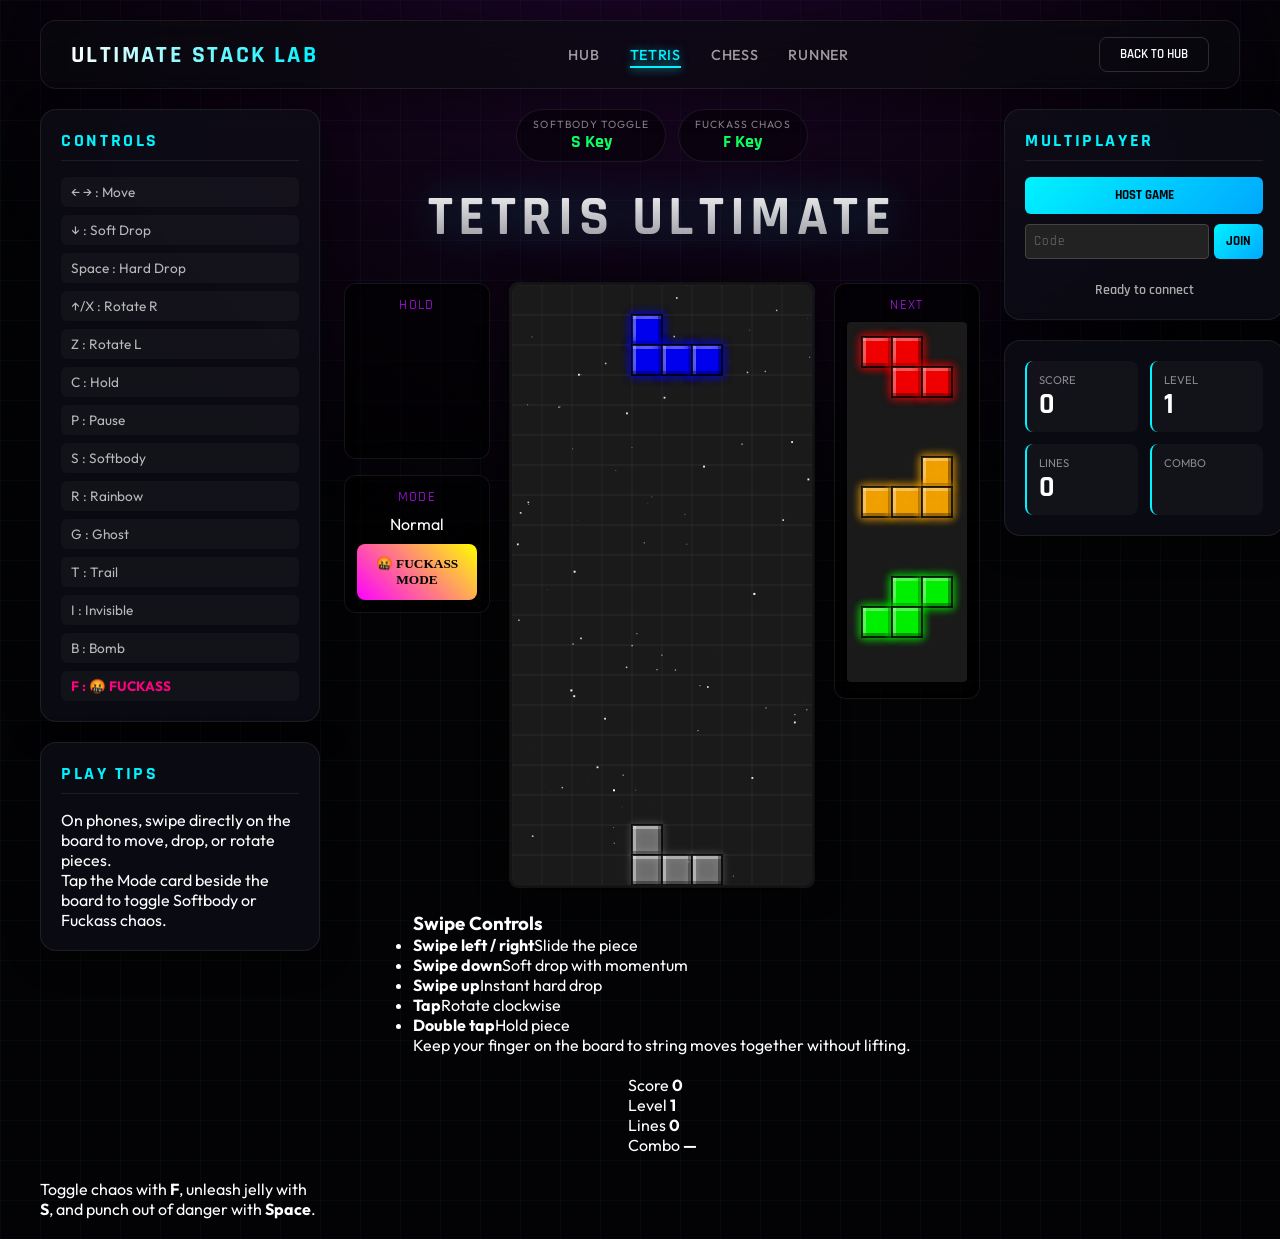
<file: index.html>
<!DOCTYPE html>
<html lang="en">
<head>
    <meta charset="UTF-8">
    <meta name="viewport" content="width=device-width, initial-scale=1.0">
    <title>Tetris Ultimate</title>
    <link rel="prefetch" href="chess.html">
    <link rel="prefetch" href="hub.html">
    <link rel="stylesheet" href="styles.css">
    <link rel="preconnect" href="https://fonts.googleapis.com">
    <link rel="preconnect" href="https://fonts.gstatic.com" crossorigin>
    <link href="https://fonts.googleapis.com/css2?family=Outfit:wght@300;400;500;700&family=Rajdhani:wght@500;600;700&display=swap" rel="stylesheet">
    <script src="simple-peer.js"></script>
</head>
<body class="page-tetris">
    <div class="app-shell">
        <header class="app-header">
            <div class="brand-title">Ultimate Stack Lab</div>
            <nav class="nav-links">
                <a href="hub.html">Hub</a>
                <a href="index.html" class="active">Tetris</a>
                <a href="chess.html">Chess</a>
                <a href="runner.html">Runner</a>
            </nav>
            <button class="cta-link" onclick="location.href='hub.html'">Back to Hub</button>
        </header>

        <div class="game-container game-layout">
        <div class="side-panel left-panel">
            <div class="panel-section hide-on-mobile">
                <h3>CONTROLS</h3>
                <div class="controls-info controls-grid">
                    <p>← → : Move</p>
                    <p>↓ : Soft Drop</p>
                    <p>Space : Hard Drop</p>
                    <p>↑/X : Rotate R</p>
                    <p>Z : Rotate L</p>
                    <p>C : Hold</p>
                    <p>P : Pause</p>
                    <p>S : Softbody</p>
                    <p>R : Rainbow</p>
                    <p>G : Ghost</p>
                    <p>T : Trail</p>
                    <p>I : Invisible</p>
                    <p>B : Bomb</p>
                    <p style="color: #ff0080; font-weight: bold;">F : 🤬 FUCKASS</p>
                </div>
            </div>
            <div class="panel-section hide-on-mobile">
                <h3>PLAY TIPS</h3>
                <p>On phones, swipe directly on the board to move, drop, or rotate pieces.</p>
                <p>Tap the Mode card beside the board to toggle Softbody or Fuckass chaos.</p>
            </div>
        </div>

        <div class="main-game">
            <div class="status-badges">
                <div class="pill">
                    <span>Softbody Toggle</span>
                    <strong>S Key</strong>
                </div>
                <div class="pill">
                    <span>Fuckass Chaos</span>
                    <strong>F Key</strong>
                </div>
            </div>
            <h1 class="game-title">TETRIS ULTIMATE</h1>
            <div class="tetris-stage">
                <div class="tetris-column left-stack">
                    <div class="mini-panel">
                        <span>Hold</span>
                        <canvas id="holdCanvas" width="120" height="120"></canvas>
                    </div>
                    <div class="mini-panel mode-card compact-mode">
                        <span>Mode</span>
                        <div class="mode-indicator" id="modeIndicator">
                            <p>Normal</p>
                        </div>
                        <button id="fuckassButton" class="fuckass-btn">
                            🤬 FUCKASS MODE
                        </button>
                    </div>
                </div>
                <div class="tetris-board">
                    <canvas id="gameCanvas" width="300" height="600"></canvas>
                    <div class="game-over-overlay" id="gameOverOverlay">
                        <h2>GAME OVER</h2>
                        <p>Final Score: <span id="finalScore">0</span></p>
                        <p id="highScoreDisplay"></p>
                        <button id="restartButton">Play Again</button>
                    </div>
                </div>
                <div class="tetris-column right-stack">
                    <div class="mini-panel tall-panel">
                        <span>Next</span>
                        <canvas id="nextCanvas" width="120" height="360"></canvas>
                    </div>
                </div>
            </div>
            <div class="touch-controls" id="tetrisTouchControls" aria-label="Tetris touch controls">
                <div class="gesture-card">
                    <h3>Swipe Controls</h3>
                    <ul class="gesture-list">
                        <li><strong>Swipe left / right</strong><span>Slide the piece</span></li>
                        <li><strong>Swipe down</strong><span>Soft drop with momentum</span></li>
                        <li><strong>Swipe up</strong><span>Instant hard drop</span></li>
                        <li><strong>Tap</strong><span>Rotate clockwise</span></li>
                        <li><strong>Double tap</strong><span>Hold piece</span></li>
                    </ul>
                    <p class="touch-hint">Keep your finger on the board to string moves together without lifting.</p>
                </div>
            </div>
            <div class="mobile-stats-grid" aria-label="Quick stats">
                <div class="mobile-stat">
                    <span>Score</span>
                    <strong id="scoreMobile">0</strong>
                </div>
                <div class="mobile-stat">
                    <span>Level</span>
                    <strong id="levelMobile">1</strong>
                </div>
                <div class="mobile-stat">
                    <span>Lines</span>
                    <strong id="linesMobile">0</strong>
                </div>
                <div class="mobile-stat">
                    <span>Combo</span>
                    <strong id="comboMobile">—</strong>
                </div>
            </div>
        </div>

        <div class="side-panel right-panel">
            <div class="panel-section" id="multiplayerSection">
                <h3>MULTIPLAYER</h3>
                
                <div id="lobbyUI">
                    <div class="lobby-controls">
                        <button id="hostBtn" class="menu-btn" style="width: 100%; margin-bottom: 10px;">Host Game</button>
                        <div class="join-form" style="display: flex; gap: 5px;">
                            <input type="text" id="joinInput" placeholder="Code" style="flex: 1; padding: 8px; border-radius: 4px; border: 1px solid #444; background: #222; color: #fff;">
                            <button id="joinBtn" class="menu-btn" style="padding: 8px 12px;">Join</button>
                        </div>
                    </div>
                    <div id="hostCodeDisplay" style="display: none; flex-direction: column; gap: 10px; margin-top: 10px;">
                        <p style="font-size: 0.9em; color: #aaa;">Share this code:</p>
                        <code id="myPeerId" style="background: rgba(0,0,0,0.3); padding: 8px; border-radius: 4px; font-family: monospace; color: #4ade80; text-align: center; font-size: 1.2em;">...</code>
                    </div>
                    <p id="lobbyStatus" style="margin-top: 10px; font-size: 0.9em; color: #aaa; text-align: center;">Ready to connect</p>
                </div>

                <div id="opponentView" style="display: none; position: relative;">
                    <div class="connection-status" id="connectionStatus" title="Connected"></div>
                    <div class="opponent-stats" style="margin-bottom: 10px; display: flex; justify-content: space-between; align-items: center;">
                        <span>Opponent</span>
                        <span>Score: <strong id="oppScore" style="color: #4ade80;">0</strong></span>
                    </div>
                    <canvas id="opponentCanvas" width="150" height="300" style="background: #000; border: 1px solid #333; width: 100%; border-radius: 4px;"></canvas>
                    <div class="stats-comparison" style="margin-top: 10px; padding: 10px; background: rgba(0,0,0,0.2); border-radius: 6px; font-size: 0.85em;">
                        <div style="display: flex; justify-content: space-between; margin-bottom: 5px;">
                            <span>Lines:</span>
                            <span id="oppLines" style="color: #4ade80;">0</span>
                        </div>
                        <div style="display: flex; justify-content: space-between; margin-bottom: 5px;">
                            <span>Level:</span>
                            <span id="oppLevel" style="color: #4ade80;">1</span>
                        </div>
                        <div style="display: flex; justify-content: space-between;">
                            <span>Status:</span>
                            <span id="oppStatus" style="color: #4ade80;">Playing</span>
                        </div>
                    </div>
                    <div class="emoji-reactions" style="display: flex; gap: 5px; margin-top: 10px; justify-content: center;">
                        <button class="emoji-btn" onclick="networkManager?.sendEmoji('👍')" title="Good job! (Press 1)" style="font-size: 1.5em; padding: 5px 10px; border: none; background: rgba(255,255,255,0.1); border-radius: 4px; cursor: pointer;">👍</button>
                        <button class="emoji-btn" onclick="networkManager?.sendEmoji('🔥')" title="On fire! (Press 2)" style="font-size: 1.5em; padding: 5px 10px; border: none; background: rgba(255,255,255,0.1); border-radius: 4px; cursor: pointer;">🔥</button>
                        <button class="emoji-btn" onclick="networkManager?.sendEmoji('😱')" title="Oh no! (Press 3)" style="font-size: 1.5em; padding: 5px 10px; border: none; background: rgba(255,255,255,0.1); border-radius: 4px; cursor: pointer;">😱</button>
                        <button class="emoji-btn" onclick="networkManager?.sendEmoji('💪')" title="Strong! (Press 4)" style="font-size: 1.5em; padding: 5px 10px; border: none; background: rgba(255,255,255,0.1); border-radius: 4px; cursor: pointer;">💪</button>
                        <button class="emoji-btn" onclick="networkManager?.sendEmoji('😎')" title="Cool! (Press 5)" style="font-size: 1.5em; padding: 5px 10px; border: none; background: rgba(255,255,255,0.1); border-radius: 4px; cursor: pointer;">😎</button>
                    </div>
                    <p style="text-align: center; font-size: 0.75em; color: #888; margin-top: 8px;">Press 1-5 for quick reactions</p>
                </div>
            </div>

            <div class="panel-section compact-metrics">
                <div class="metric">
                    <span>Score</span>
                    <strong id="score">0</strong>
                </div>
                <div class="metric">
                    <span>Level</span>
                    <strong id="level">1</strong>
                </div>
                <div class="metric">
                    <span>Lines</span>
                    <strong id="lines">0</strong>
                </div>
                <div class="metric">
                    <span>Combo</span>
                    <strong id="combo"></strong>
                </div>
            </div>
        </div>

        <footer class="app-footer">
            Toggle chaos with <strong>F</strong>, unleash jelly with <strong>S</strong>, and punch out of danger with <strong>Space</strong>.
        </footer>
    </div>

    <script src="tetris-ultimate.js"></script>
    <script>
        window.addEventListener('keydown', function (e) {
            const keys = ['ArrowUp', 'ArrowDown', 'ArrowLeft', 'ArrowRight', ' '];
            if (keys.includes(e.key)) {
                e.preventDefault();
            }
        }, { passive: false });
    </script>
</body>
</html>
</file>
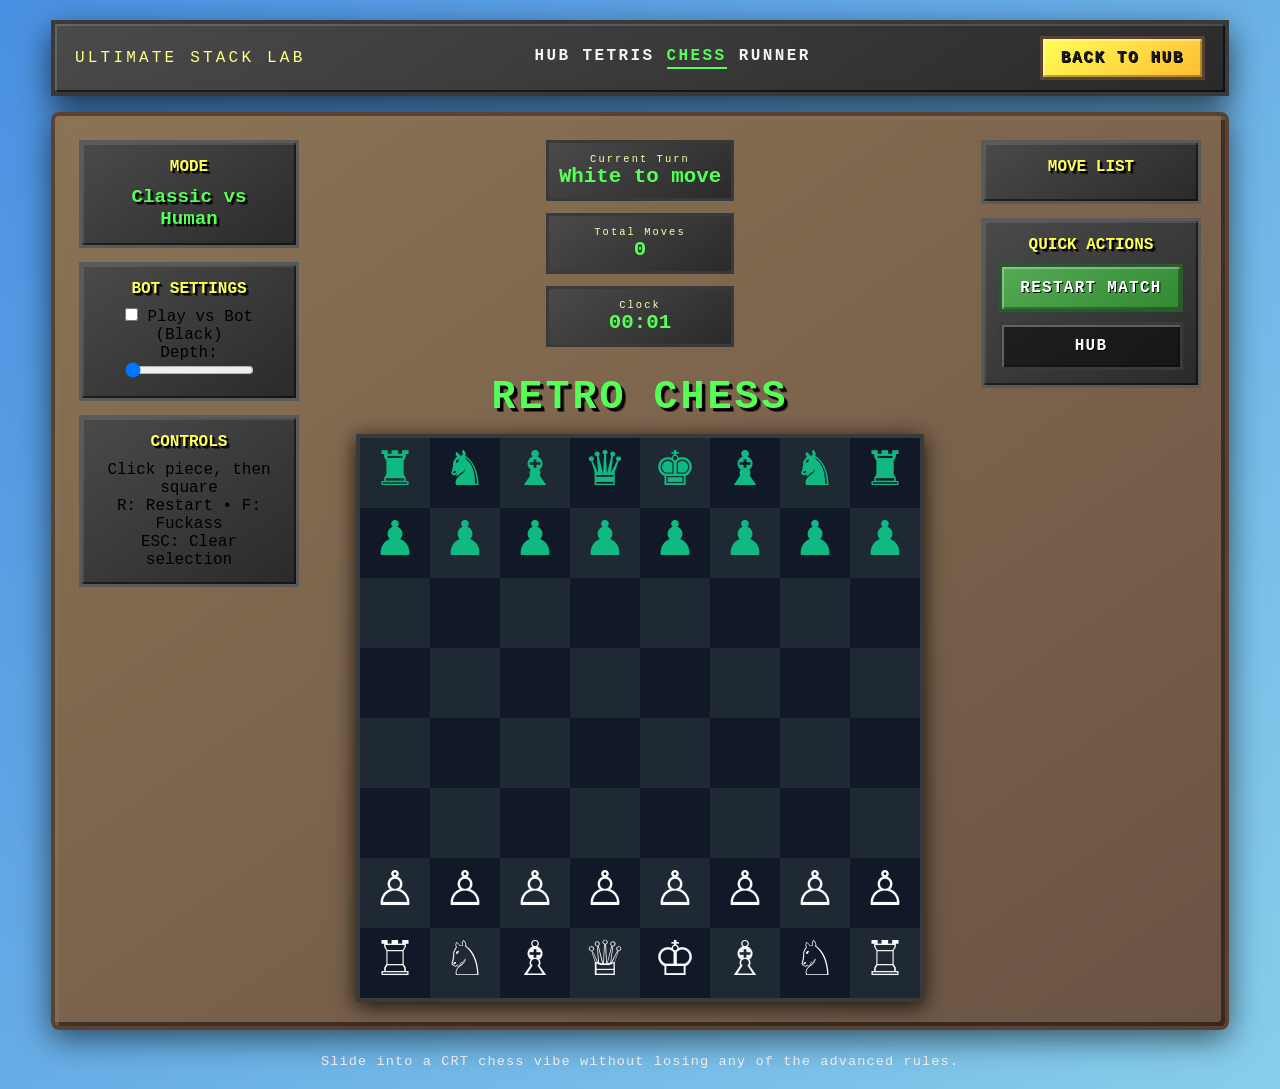
<file: chess-ultimate.html>
<!DOCTYPE html>
<html lang="en">
<head>
    <meta charset="UTF-8">
    <meta name="viewport" content="width=device-width, initial-scale=1.0">
    <title>Ultimate Retro Chess</title>
    <link rel="stylesheet" href="styles-ultimate.css">
</head>
<body>
    <div class="app-shell">
        <header class="app-header">
            <div class="brand-title">Ultimate Stack Lab</div>
            <nav class="nav-links">
                <a href="hub.html">Hub</a>
                <a href="index.html">Tetris</a>
                <a href="chess.html" class="active">Chess</a>
                <a href="runner.html">Runner</a>
            </nav>
            <button class="cta-link" onclick="location.href='hub.html'">Back to Hub</button>
        </header>

        <div class="game-container retro-layout">
            <div class="side-panel left-panel">
                <div class="panel-section">
                    <h3>MODE</h3>
                    <div class="mode-indicator" id="chessModeIndicator">
                        <p>Classic vs Human</p>
                    </div>
                </div>
                <div class="panel-section">
                    <h3>BOT SETTINGS</h3>
                    <div class="controls-info">
                        <p><label><input type="checkbox" id="enableChessBot"> Play vs Bot (Black)</label></p>
                        <p>Depth: <input type="range" id="chessBotDepth" min="1" max="3" value="1"></p>
                    </div>
                </div>
                <div class="panel-section">
                    <h3>CONTROLS</h3>
                    <div class="controls-info">
                        <p>Click piece, then square</p>
                        <p>R: Restart • F: Fuckass</p>
                        <p>ESC: Clear selection</p>
                    </div>
                </div>
            </div>

            <div class="main-game">
                <div class="status-badges">
                    <div class="pill">
                        <span>Current Turn</span>
                        <strong id="chessStatus">White to move</strong>
                    </div>
                    <div class="pill">
                        <span>Total Moves</span>
                        <strong id="chessMoveCount">0</strong>
                    </div>
                    <div class="pill">
                        <span>Clock</span>
                        <strong id="chessTimer">00:00</strong>
                    </div>
                </div>
                <h1 id="gameTitle">RETRO CHESS</h1>
                <canvas id="chessCanvas" width="560" height="560"></canvas>
                <div class="game-over-overlay" id="chessGameOver">
                    <h2>GAME OVER</h2>
                    <p id="chessResult"></p>
                    <button id="chessRestartButton">Play Again</button>
                    <button id="backToHubFromChess">Back to Hub</button>
                </div>
            </div>

            <div class="side-panel right-panel">
                <div class="panel-section">
                    <h3>MOVE LIST</h3>
                    <ol id="chessMoveList" class="move-list"></ol>
                </div>
                <div class="panel-section">
                    <h3>QUICK ACTIONS</h3>
                    <div class="action-buttons">
                        <button id="chessRestartButtonInline" class="primary-btn">Restart Match</button>
                        <button id="backToHubInline" class="secondary-btn">Hub</button>
                    </div>
                </div>
            </div>
        </div>

        <footer class="app-footer">Slide into a CRT chess vibe without losing any of the advanced rules.</footer>
    </div>

    <script src="chess.js"></script>
</body>
</html>
</file>
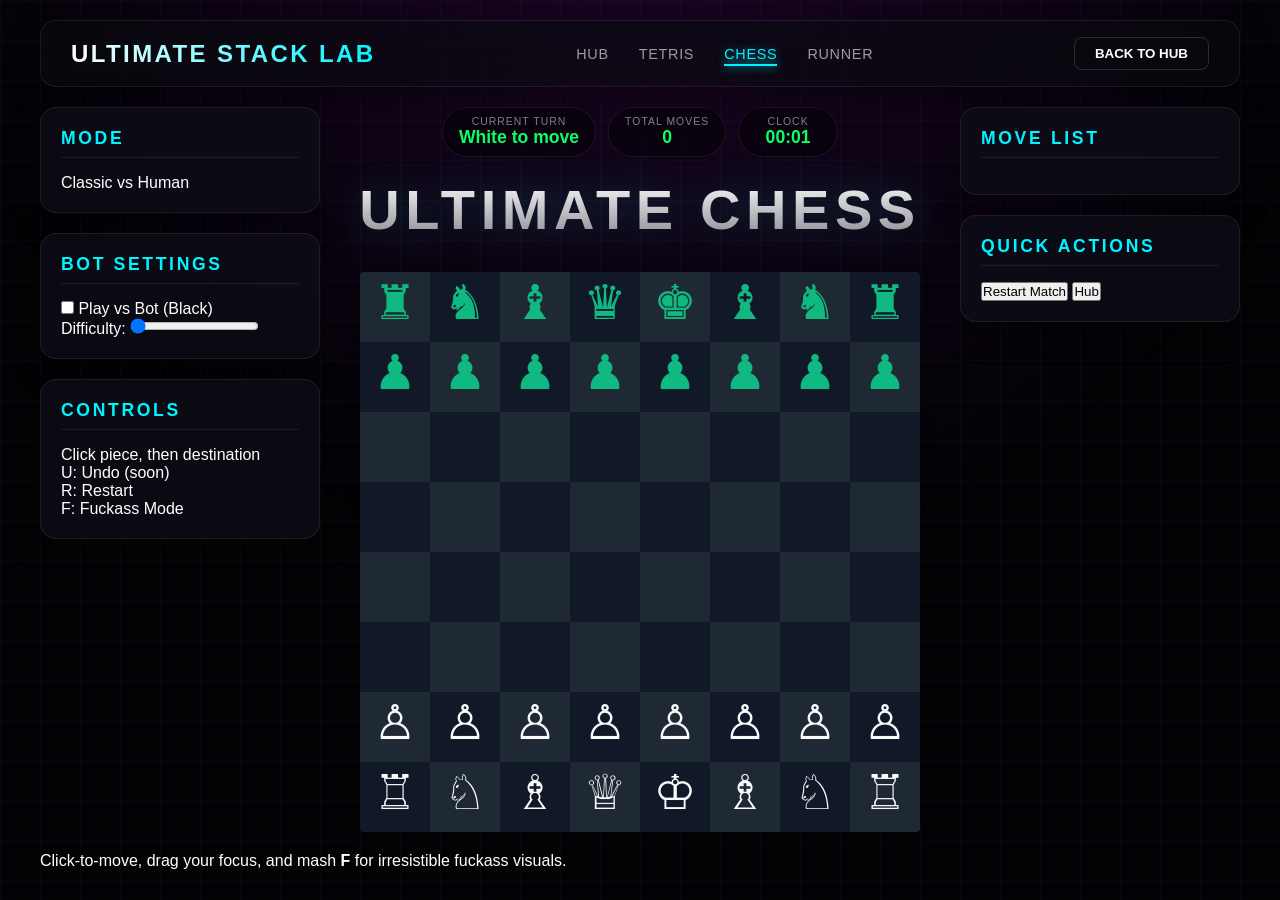
<file: chess.html>
<!DOCTYPE html>
<html lang="en">
<head>
    <meta charset="UTF-8">
    <meta name="viewport" content="width=device-width, initial-scale=1.0">
    <title>Ultimate Chess</title>
    <link rel="stylesheet" href="styles.css">
</head>
<body>
    <div class="app-shell">
        <header class="app-header">
            <div class="brand-title">Ultimate Stack Lab</div>
            <nav class="nav-links">
                <a href="hub.html">Hub</a>
                <a href="index.html">Tetris</a>
                <a href="chess.html" class="active">Chess</a>
                <a href="runner.html">Runner</a>
            </nav>
            <button class="cta-link" onclick="location.href='hub.html'">Back to Hub</button>
        </header>

        <div class="game-container game-layout">
        <div class="side-panel left-panel">
            <div class="panel-section">
                <h3>MODE</h3>
                <div class="mode-indicator" id="chessModeIndicator">
                    <p>Classic vs Human</p>
                </div>
            </div>
            <div class="panel-section">
                <h3>BOT SETTINGS</h3>
                <div class="controls-info">
                    <p><label><input type="checkbox" id="enableChessBot"> Play vs Bot (Black)</label></p>
                    <p>Difficulty: <input type="range" id="chessBotDepth" min="1" max="3" value="1"></p>
                </div>
            </div>
            <div class="panel-section">
                <h3>CONTROLS</h3>
                <div class="controls-info">
                    <p>Click piece, then destination</p>
                    <p>U: Undo (soon)</p>
                    <p>R: Restart</p>
                    <p>F: Fuckass Mode</p>
                </div>
            </div>
        </div>

        <div class="main-game">
                <div class="status-badges">
                    <div class="pill">
                        <span>Current Turn</span>
                        <strong id="chessStatus">White to move</strong>
                    </div>
                    <div class="pill">
                        <span>Total Moves</span>
                        <strong id="chessMoveCount">0</strong>
                    </div>
                    <div class="pill">
                        <span>Clock</span>
                        <strong id="chessTimer">00:00</strong>
                    </div>
                </div>
            <h1 class="game-title">ULTIMATE CHESS</h1>
            <canvas id="chessCanvas" width="560" height="560"></canvas>
            <div class="game-over-overlay" id="chessGameOver">
                <h2>GAME OVER</h2>
                <p id="chessResult"></p>
                <button id="chessRestartButton">Play Again</button>
                <button id="backToHubFromChess">Back to Hub</button>
            </div>
        </div>

        <div class="side-panel right-panel">
                <div class="panel-section">
                    <h3>MOVE LIST</h3>
                    <ol id="chessMoveList" class="move-list"></ol>
                </div>
                <div class="panel-section">
                    <h3>QUICK ACTIONS</h3>
                    <div class="action-buttons">
                        <button id="chessRestartButtonInline" class="primary-btn">Restart Match</button>
                        <button id="backToHubInline" class="secondary-btn">Hub</button>
                    </div>
                </div>
        </div>
        </div>

        <footer class="app-footer">
            Click-to-move, drag your focus, and mash <strong>F</strong> for irresistible fuckass visuals.
        </footer>
    </div>

    <script src="chess.js"></script>
</body>
</html>
</file>
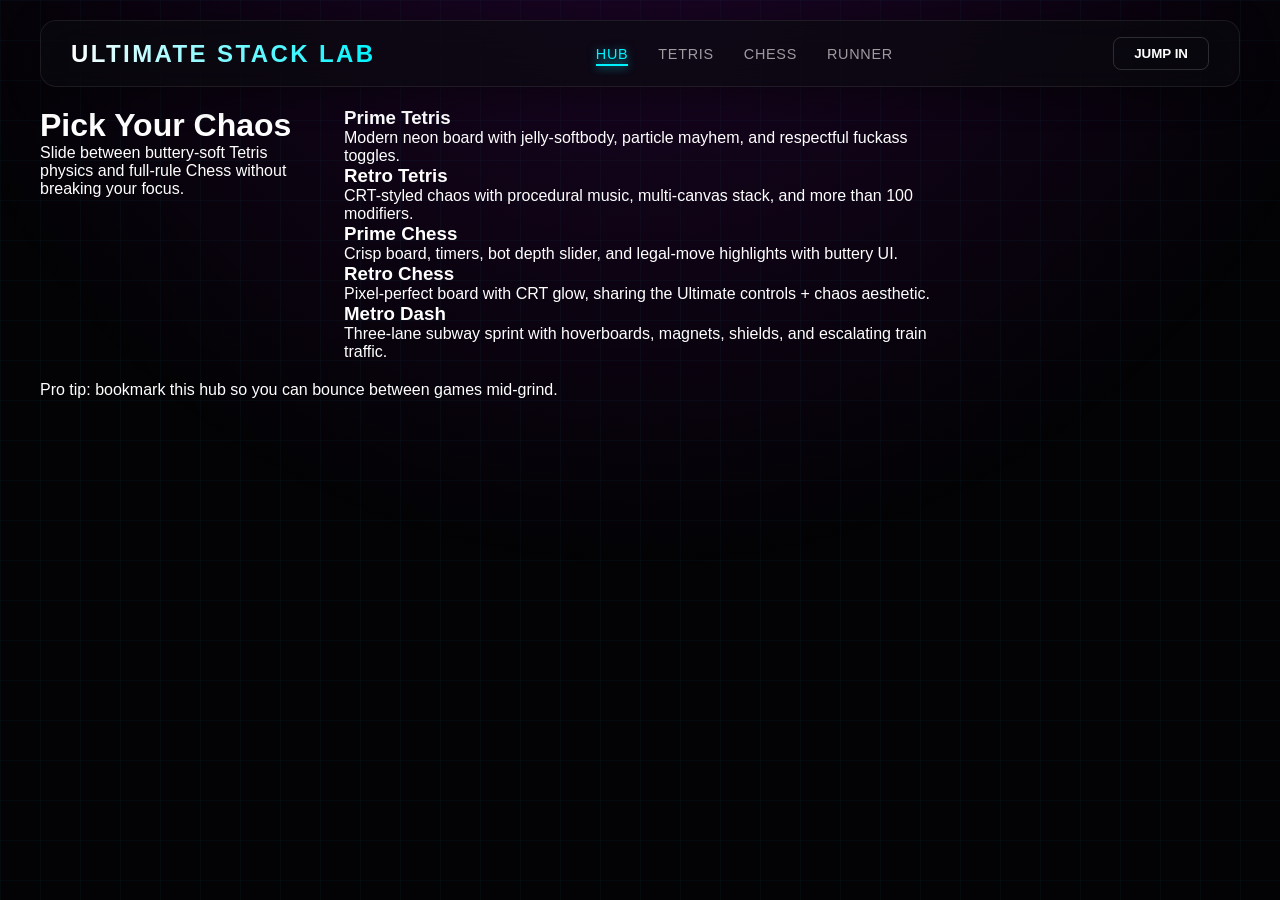
<file: hub.html>
<!DOCTYPE html>
<html lang="en">
<head>
    <meta charset="UTF-8">
    <meta name="viewport" content="width=device-width, initial-scale=1.0">
    <title>Game Hub</title>
    <link rel="stylesheet" href="styles.css">
</head>
<body>
    <div class="app-shell">
        <header class="app-header">
            <div class="brand-title">Ultimate Stack Lab</div>
            <nav class="nav-links">
                <a href="hub.html" class="active">Hub</a>
                <a href="index.html">Tetris</a>
                <a href="chess.html">Chess</a>
                <a href="runner.html">Runner</a>
            </nav>
            <button class="cta-link" onclick="location.href='index.html'">Jump In</button>
        </header>

        <div class="game-container hub-layout">
            <div class="hub-hero">
                <h1>Pick Your Chaos</h1>
                <p>Slide between buttery-soft Tetris physics and full-rule Chess without breaking your focus.</p>
            </div>
            <div class="hub-grid">
                <div class="hub-card" onclick="location.href='index.html'">
                    <h3>Prime Tetris</h3>
                    <p>Modern neon board with jelly-softbody, particle mayhem, and respectful fuckass toggles.</p>
                </div>
                <div class="hub-card" onclick="location.href='index-ultimate.html'">
                    <h3>Retro Tetris</h3>
                    <p>CRT-styled chaos with procedural music, multi-canvas stack, and more than 100 modifiers.</p>
                </div>
                <div class="hub-card" onclick="location.href='chess.html'">
                    <h3>Prime Chess</h3>
                    <p>Crisp board, timers, bot depth slider, and legal-move highlights with buttery UI.</p>
                </div>
                <div class="hub-card" onclick="location.href='chess-ultimate.html'">
                    <h3>Retro Chess</h3>
                    <p>Pixel-perfect board with CRT glow, sharing the Ultimate controls + chaos aesthetic.</p>
                </div>
                <div class="hub-card" onclick="location.href='runner.html'">
                    <h3>Metro Dash</h3>
                    <p>Three-lane subway sprint with hoverboards, magnets, shields, and escalating train traffic.</p>
                </div>
            </div>
        </div>

        <footer class="app-footer">Pro tip: bookmark this hub so you can bounce between games mid-grind.</footer>
    </div>
</body>
</html>
</file>
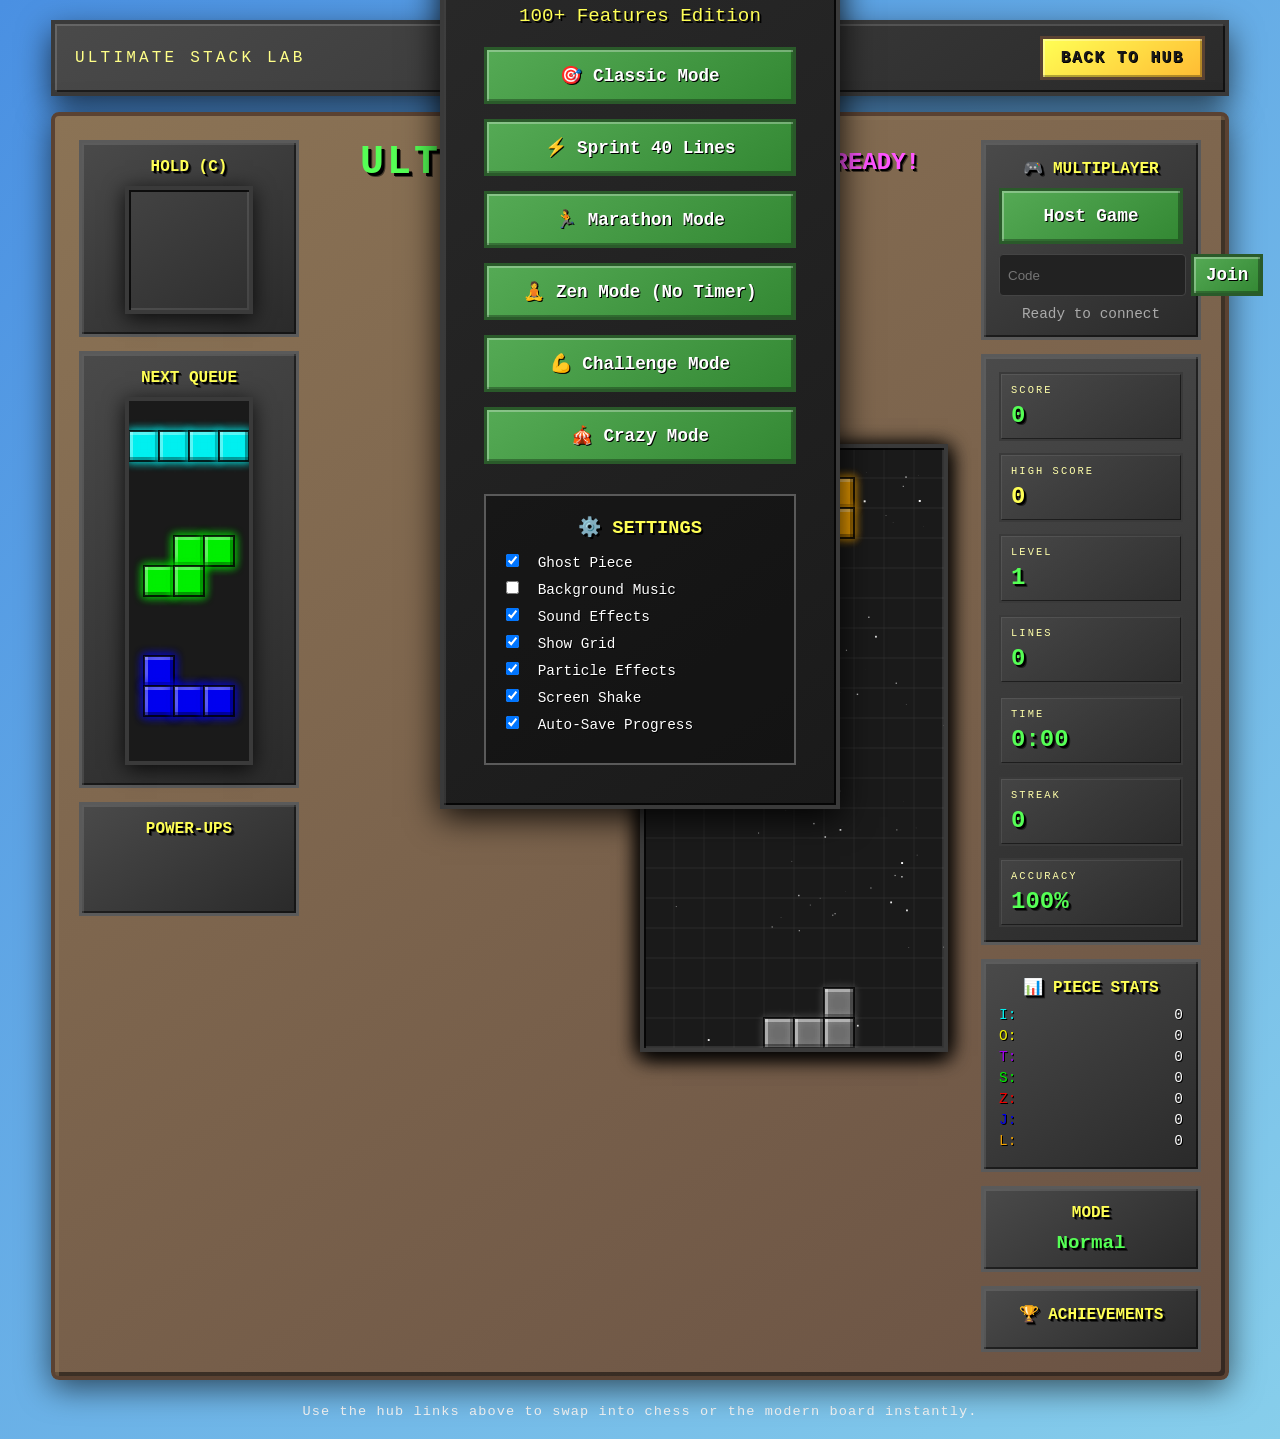
<file: index-ultimate.html>
<!DOCTYPE html>
<html lang="en">
<head>
    <meta charset="UTF-8">
    <meta name="viewport" content="width=device-width, initial-scale=1.0">
    <title>Ultimate Tetris - 100+ Features!</title>
    <link rel="stylesheet" href="styles-ultimate.css">
    <script src="simple-peer.js"></script>
</head>
<body>
    <audio id="bgMusic" loop></audio>
    <div class="particles" id="particles"></div>
    <div class="screen-overlay" id="screenOverlay"></div>
    
    <div class="app-shell">
        <header class="app-header">
            <div class="brand-title">Ultimate Stack Lab</div>
            <nav class="nav-links">
                <a href="hub.html">Hub</a>
                <a href="index.html" class="active">Tetris</a>
                <a href="chess.html">Chess</a>
                <a href="runner.html">Runner</a>
            </nav>
            <button class="cta-link" onclick="location.href='hub.html'">Back to Hub</button>
        </header>

        <div class="game-container retro-layout">
        <div class="side-panel left-panel">
            <div class="panel-section">
                <h3>HOLD (C)</h3>
                <canvas id="holdCanvas" width="120" height="120"></canvas>
            </div>
            <div class="panel-section">
                <h3>NEXT QUEUE</h3>
                <canvas id="nextCanvas" width="120" height="360"></canvas>
                <canvas id="queue1Canvas" width="100" height="100" style="display:none;"></canvas>
                <canvas id="queue2Canvas" width="80" height="80" style="display:none;"></canvas>
                <canvas id="queue3Canvas" width="60" height="60" style="display:none;"></canvas>
            </div>
            <div class="panel-section">
                <h3>POWER-UPS</h3>
                <div id="powerUpDisplay" class="powerup-display"></div>
            </div>
        </div>

        <div class="main-game">
            <div class="top-bar">
                <h1 id="gameTitle">ULTIMATE TETRIS</h1>
                <div class="combo-display" id="comboDisplay">READY!</div>
            </div>
            <div class="status-badges">
                <div class="pill">
                    <span>Softbody</span>
                    <strong>S</strong>
                </div>
                <div class="pill">
                    <span>Menu</span>
                    <strong>M</strong>
                </div>
                <div class="pill">
                    <span>Fuckass</span>
                    <strong>F</strong>
                </div>
            </div>
            
            <div class="game-wrapper">
                <canvas id="backgroundCanvas" width="300" height="600"></canvas>
                <canvas id="gameCanvas" width="300" height="600"></canvas>
                <canvas id="effectCanvas" width="300" height="600"></canvas>
            </div>
            
            <div class="controls-hint">
                <span>←→: Move | ↑↓: Rotate | Space: Drop | C: Hold | P: Pause | R: Restart | M: Menu | S: Softbody | G: Grid | N: Night | F: Freeze | B: Bomb | 1-9: Speeds</span>
            </div>

            <!-- Menu Overlay -->
            <div class="menu-overlay active" id="menuOverlay">
                <h2>🎮 ULTIMATE TETRIS</h2>
                <p class="subtitle">100+ Features Edition</p>
                <div class="menu-options">
                    <button class="menu-btn" id="startClassic">🎯 Classic Mode</button>
                    <button class="menu-btn" id="startSprint">⚡ Sprint 40 Lines</button>
                    <button class="menu-btn" id="startMarathon">🏃 Marathon Mode</button>
                    <button class="menu-btn" id="startZen">🧘 Zen Mode (No Timer)</button>
                    <button class="menu-btn" id="startChallenge">💪 Challenge Mode</button>
                    <button class="menu-btn" id="startCrazy">🎪 Crazy Mode</button>
                </div>
                <div class="settings-section">
                    <h3>⚙️ SETTINGS</h3>
                    <label><input type="checkbox" id="ghostToggle" checked> Ghost Piece</label>
                    <label><input type="checkbox" id="musicToggle"> Background Music</label>
                    <label><input type="checkbox" id="soundToggle" checked> Sound Effects</label>
                    <label><input type="checkbox" id="gridToggle" checked> Show Grid</label>
                    <label><input type="checkbox" id="particlesToggle" checked> Particle Effects</label>
                    <label><input type="checkbox" id="screenShakeToggle" checked> Screen Shake</label>
                    <label><input type="checkbox" id="autoSaveToggle" checked> Auto-Save Progress</label>
                </div>
            </div>

            <!-- Game Over Overlay -->
            <div class="game-over-overlay" id="gameOverOverlay">
                <h2>🎮 GAME OVER</h2>
                <div class="stats-grid">
                    <div class="stat-item"><span>Score:</span> <span id="finalScore">0</span></div>
                    <div class="stat-item"><span>Lines:</span> <span id="finalLines">0</span></div>
                    <div class="stat-item"><span>Level:</span> <span id="finalLevel">1</span></div>
                    <div class="stat-item"><span>Max Combo:</span> <span id="finalCombo">1</span></div>
                    <div class="stat-item"><span>Time:</span> <span id="finalTime">0:00</span></div>
                    <div class="stat-item"><span>Tetrises:</span> <span id="finalTetrises">0</span></div>
                </div>
                <div class="button-group">
                    <button id="restartButton">🔄 Play Again</button>
                    <button id="mainMenuButton" class="secondary-btn">🏠 Main Menu</button>
                </div>
            </div>

            <!-- Pause Overlay -->
            <div class="pause-overlay" id="pauseOverlay">
                <h2>⏸️ PAUSED</h2>
                <p>Press P to Resume</p>
                <button id="resumeButton">▶️ Resume</button>
                <button id="pauseMenuButton" class="secondary-btn">🏠 Main Menu</button>
            </div>
        </div>

        <div class="side-panel right-panel">
            <div class="panel-section" id="multiplayerSection">
                <h3>🎮 MULTIPLAYER</h3>
                
                <div id="lobbyUI">
                    <div class="lobby-controls">
                        <button id="hostBtn" class="menu-btn" style="width: 100%; margin-bottom: 10px;">Host Game</button>
                        <div class="join-form" style="display: flex; gap: 5px;">
                            <input type="text" id="joinInput" placeholder="Code" style="flex: 1; padding: 8px; border-radius: 4px; border: 1px solid #444; background: #222; color: #fff;">
                            <button id="joinBtn" class="menu-btn" style="padding: 8px 12px;">Join</button>
                        </div>
                    </div>
                    <div id="hostCodeDisplay" style="display: none; flex-direction: column; gap: 10px; margin-top: 10px;">
                        <p style="font-size: 0.9em; color: #aaa;">Share this code:</p>
                        <code id="myPeerId" style="background: rgba(0,0,0,0.3); padding: 8px; border-radius: 4px; font-family: monospace; color: #4ade80; text-align: center; font-size: 1.2em;">...</code>
                    </div>
                    <p id="lobbyStatus" style="margin-top: 10px; font-size: 0.9em; color: #aaa; text-align: center;">Ready to connect</p>
                </div>

                <div id="opponentView" style="display: none; position: relative;">
                    <div class="connection-status" id="connectionStatus" title="Connected"></div>
                    <div class="opponent-stats" style="margin-bottom: 10px; display: flex; justify-content: space-between; align-items: center;">
                        <span>Opponent</span>
                        <span>Score: <strong id="oppScore" style="color: #4ade80;">0</strong></span>
                    </div>
                    <canvas id="opponentCanvas" width="150" height="300" style="background: #000; border: 1px solid #333; width: 100%; border-radius: 4px;"></canvas>
                    <div class="stats-comparison" style="margin-top: 10px; padding: 10px; background: rgba(0,0,0,0.2); border-radius: 6px; font-size: 0.85em;">
                        <div style="display: flex; justify-content: space-between; margin-bottom: 5px;">
                            <span>Lines:</span>
                            <span id="oppLines" style="color: #4ade80;">0</span>
                        </div>
                        <div style="display: flex; justify-content: space-between; margin-bottom: 5px;">
                            <span>Level:</span>
                            <span id="oppLevel" style="color: #4ade80;">1</span>
                        </div>
                        <div style="display: flex; justify-content: space-between;">
                            <span>Status:</span>
                            <span id="oppStatus" style="color: #4ade80;">Playing</span>
                        </div>
                    </div>
                    <div class="emoji-reactions" style="display: flex; gap: 5px; margin-top: 10px; justify-content: center; flex-wrap: wrap;">
                        <button class="emoji-btn" onclick="networkManager?.sendEmoji('👍')" title="Good job! (Press 1)" style="font-size: 1.5em; padding: 5px 10px; border: none; background: rgba(255,255,255,0.1); border-radius: 4px; cursor: pointer;">👍</button>
                        <button class="emoji-btn" onclick="networkManager?.sendEmoji('🔥')" title="On fire! (Press 2)" style="font-size: 1.5em; padding: 5px 10px; border: none; background: rgba(255,255,255,0.1); border-radius: 4px; cursor: pointer;">🔥</button>
                        <button class="emoji-btn" onclick="networkManager?.sendEmoji('😱')" title="Oh no! (Press 3)" style="font-size: 1.5em; padding: 5px 10px; border: none; background: rgba(255,255,255,0.1); border-radius: 4px; cursor: pointer;">😱</button>
                        <button class="emoji-btn" onclick="networkManager?.sendEmoji('💪')" title="Strong! (Press 4)" style="font-size: 1.5em; padding: 5px 10px; border: none; background: rgba(255,255,255,0.1); border-radius: 4px; cursor: pointer;">💪</button>
                        <button class="emoji-btn" onclick="networkManager?.sendEmoji('😎')" title="Cool! (Press 5)" style="font-size: 1.5em; padding: 5px 10px; border: none; background: rgba(255,255,255,0.1); border-radius: 4px; cursor: pointer;">😎</button>
                    </div>
                    <p style="text-align: center; font-size: 0.75em; color: #888; margin-top: 8px;">Press 1-5 for quick reactions</p>
                </div>
            </div>

            <div class="panel-section metrics-grid">
                <div class="metric">
                    <span>Score</span>
                    <strong id="score">0</strong>
                </div>
                <div class="metric">
                    <span>High Score</span>
                    <strong id="highScore" class="highlight">0</strong>
                </div>
                <div class="metric">
                    <span>Level</span>
                    <strong id="level">1</strong>
                </div>
                <div class="metric">
                    <span>Lines</span>
                    <strong id="lines">0</strong>
                </div>
                <div class="metric">
                    <span>Time</span>
                    <strong id="timer">0:00</strong>
                </div>
                <div class="metric">
                    <span>Streak</span>
                    <strong id="streak">0</strong>
                </div>
                <div class="metric">
                    <span>Accuracy</span>
                    <strong id="accuracy">100%</strong>
                </div>
            </div>
            <div class="panel-section">
                <h3>📊 PIECE STATS</h3>
                <div class="piece-stats">
                    <div class="stat-row"><span style="color: #00f0f0">I:</span><span id="stat-I">0</span></div>
                    <div class="stat-row"><span style="color: #f0f000">O:</span><span id="stat-O">0</span></div>
                    <div class="stat-row"><span style="color: #a000f0">T:</span><span id="stat-T">0</span></div>
                    <div class="stat-row"><span style="color: #00f000">S:</span><span id="stat-S">0</span></div>
                    <div class="stat-row"><span style="color: #f00000">Z:</span><span id="stat-Z">0</span></div>
                    <div class="stat-row"><span style="color: #0000f0">J:</span><span id="stat-J">0</span></div>
                    <div class="stat-row"><span style="color: #f0a000">L:</span><span id="stat-L">0</span></div>
                </div>
            </div>
            <div class="panel-section">
                <h3>MODE</h3>
                <div class="mode-indicator" id="modeIndicator">
                    <p>Normal</p>
                </div>
            </div>
            <div class="panel-section">
                <h3>🏆 ACHIEVEMENTS</h3>
                <div id="achievementList" class="achievement-list"></div>
            </div>
        </div>

        </div>

        <footer class="app-footer">Use the hub links above to swap into chess or the modern board instantly.</footer>
    </div>
    
    <div class="toast-container" id="toastContainer"></div>
    <div class="achievement-popup" id="achievementPopup"></div>
    
    <script src="tetris-ultimate.js"></script>
</body>
</html>
</file>
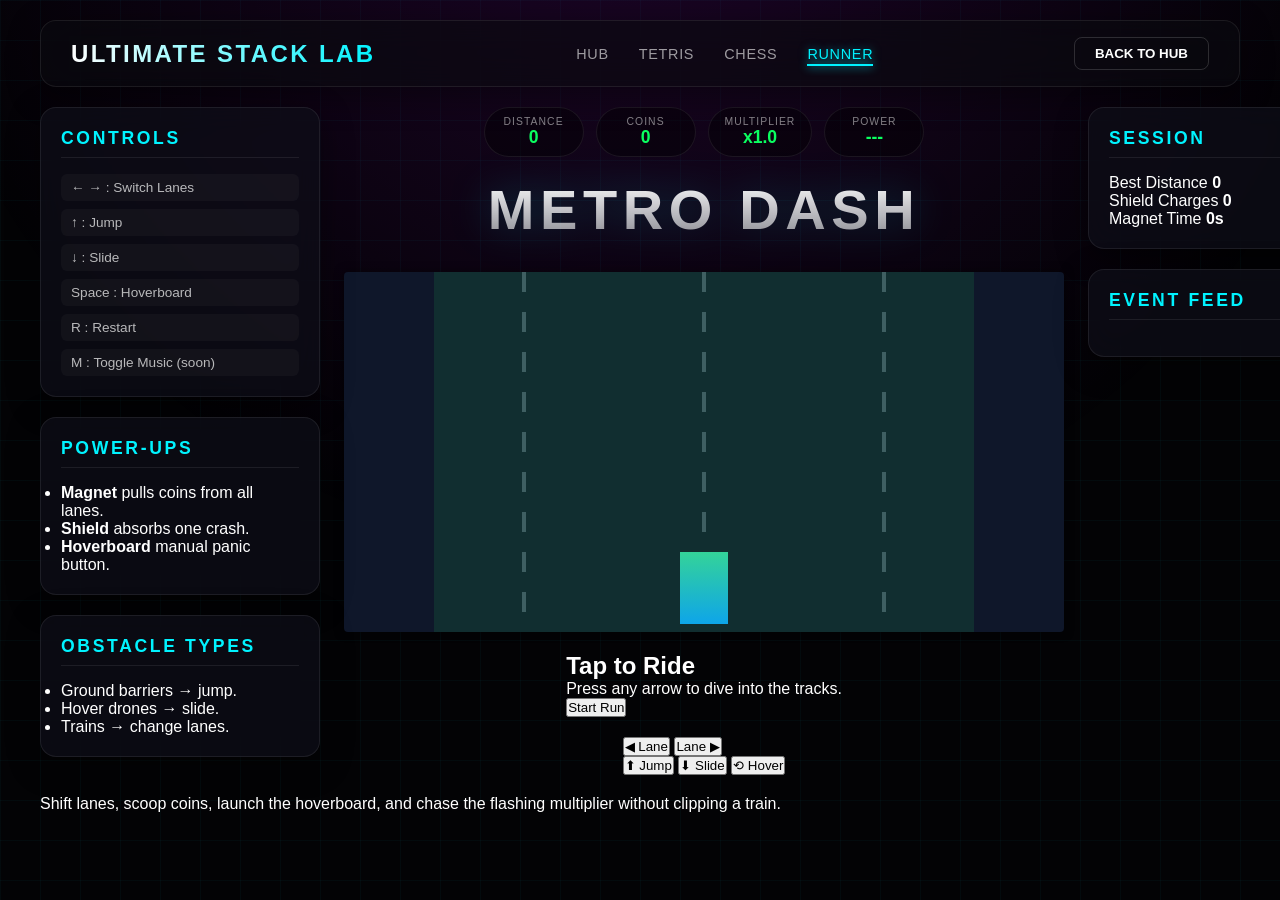
<file: runner.html>
<!DOCTYPE html>
<html lang="en">
<head>
    <meta charset="UTF-8">
    <meta name="viewport" content="width=device-width, initial-scale=1.0">
    <title>Metro Dash</title>
    <link rel="stylesheet" href="styles.css">
</head>
<body>
    <div class="app-shell">
        <header class="app-header">
            <div class="brand-title">Ultimate Stack Lab</div>
            <nav class="nav-links">
                <a href="hub.html">Hub</a>
                <a href="index.html">Tetris</a>
                <a href="chess.html">Chess</a>
                <a href="runner.html" class="active">Runner</a>
            </nav>
            <button class="cta-link" onclick="location.href='hub.html'">Back to Hub</button>
        </header>

        <div class="game-container game-layout runner-layout">
            <div class="side-panel left-panel">
                <div class="panel-section">
                    <h3>CONTROLS</h3>
                    <div class="controls-info controls-grid">
                        <p>← → : Switch Lanes</p>
                        <p>↑ : Jump</p>
                        <p>↓ : Slide</p>
                        <p>Space : Hoverboard</p>
                        <p>R : Restart</p>
                        <p>M : Toggle Music (soon)</p>
                    </div>
                </div>
                <div class="panel-section">
                    <h3>POWER-UPS</h3>
                    <ul class="runner-list">
                        <li><strong>Magnet</strong> pulls coins from all lanes.</li>
                        <li><strong>Shield</strong> absorbs one crash.</li>
                        <li><strong>Hoverboard</strong> manual panic button.</li>
                    </ul>
                </div>
                <div class="panel-section">
                    <h3>OBSTACLE TYPES</h3>
                    <ul class="runner-list">
                        <li>Ground barriers → jump.</li>
                        <li>Hover drones → slide.</li>
                        <li>Trains → change lanes.</li>
                    </ul>
                </div>
            </div>

            <div class="main-game runner-stage">
                <div class="status-badges runner-badges">
                    <div class="pill">
                        <span>DISTANCE</span>
                        <strong id="runnerScore">0</strong>
                    </div>
                    <div class="pill">
                        <span>COINS</span>
                        <strong id="runnerCoins">0</strong>
                    </div>
                    <div class="pill">
                        <span>MULTIPLIER</span>
                        <strong id="runnerMultiplier">x1</strong>
                    </div>
                    <div class="pill">
                        <span>POWER</span>
                        <strong id="runnerPower">---</strong>
                    </div>
                </div>
                <h1 class="game-title">METRO DASH</h1>
                <canvas id="runnerCanvas" width="720" height="360"></canvas>
                <div class="runner-overlay" id="runnerOverlay">
                    <div>
                        <h2 id="runnerOverlayTitle">Tap to Ride</h2>
                        <p id="runnerOverlaySubtitle">Press any arrow to start dodging the trains.</p>
                        <button class="primary-btn" id="runnerPlayButton">Start Run</button>
                    </div>
                </div>
                <div class="touch-controls runner-controls" id="runnerTouchControls" aria-label="Runner touch controls">
                    <div class="touch-row">
                        <button type="button" id="runner-btn-left">◀ Lane</button>
                        <button type="button" id="runner-btn-right">Lane ▶</button>
                    </div>
                    <div class="touch-row">
                        <button type="button" id="runner-btn-jump">⬆ Jump</button>
                        <button type="button" id="runner-btn-slide">⬇ Slide</button>
                        <button type="button" id="runner-btn-hover">⟲ Hover</button>
                    </div>
                </div>
            </div>

            <div class="side-panel right-panel">
                <div class="panel-section">
                    <h3>SESSION</h3>
                    <div class="runner-session">
                        <div>
                            <span>Best Distance</span>
                            <strong id="runnerBest">0</strong>
                        </div>
                        <div>
                            <span>Shield Charges</span>
                            <strong id="runnerShield">0</strong>
                        </div>
                        <div>
                            <span>Magnet Time</span>
                            <strong id="runnerMagnet">0s</strong>
                        </div>
                    </div>
                </div>
                <div class="panel-section">
                    <h3>EVENT FEED</h3>
                    <ul class="runner-feed" id="runnerFeed"></ul>
                </div>
            </div>
        </div>

        <footer class="app-footer">
            Shift lanes, scoop coins, launch the hoverboard, and chase the flashing multiplier without clipping a train.
        </footer>
    </div>

    <script src="runner.js"></script>
</body>
</html>
</file>
<file: styles.css>
/* TETRIS ULTIMATE - OVERHAULED UI */
:root {
    --bg-core: #030305;
    --bg-gradient: radial-gradient(circle at 50% 0%, #1a1a2e 0%, #030305 60%);
    --glass-surface: rgba(255, 255, 255, 0.03);
    --glass-border: rgba(255, 255, 255, 0.08);
    --glass-highlight: rgba(255, 255, 255, 0.15);
    
    --primary: #00f3ff;    /* Cyber Cyan */
    --secondary: #bc13fe;  /* Neon Purple */
    --success: #0aff60;    /* Matrix Green */
    --warning: #ffcc00;
    --danger: #ff003c;
    
    --font-main: 'Outfit', sans-serif;
    --font-display: 'Rajdhani', sans-serif;
    
    --shadow-glow: 0 0 20px rgba(0, 243, 255, 0.15);
    --shadow-card: 0 8px 32px rgba(0, 0, 0, 0.4);
}

* { margin: 0; padding: 0; box-sizing: border-box; }

body {
    background: var(--bg-core);
    background-image: 
        linear-gradient(rgba(0, 243, 255, 0.03) 1px, transparent 1px),
        linear-gradient(90deg, rgba(0, 243, 255, 0.03) 1px, transparent 1px);
    background-size: 40px 40px;
    color: #fff;
    font-family: var(--font-main);
    min-height: 100vh;
    display: flex;
    justify-content: center;
    padding: 20px;
    overflow-x: hidden;
}

body::after {
    content: '';
    position: fixed;
    top: 0; left: 0; width: 100%; height: 100%;
    background: radial-gradient(circle at 50% -20%, rgba(188, 19, 254, 0.15), transparent 60%);
    pointer-events: none;
    z-index: -1;
}

.app-shell {
    width: 100%;
    max-width: 1200px;
    display: flex;
    flex-direction: column;
    gap: 20px;
}

/* HEADER */
.app-header {
    display: flex;
    justify-content: space-between;
    align-items: center;
    padding: 16px 30px;
    background: rgba(10, 10, 15, 0.6);
    backdrop-filter: blur(20px);
    border: 1px solid var(--glass-border);
    border-radius: 16px;
    box-shadow: var(--shadow-card);
}

.brand-title {
    font-family: var(--font-display);
    font-weight: 700;
    font-size: 1.5rem;
    letter-spacing: 0.1em;
    text-transform: uppercase;
    background: linear-gradient(90deg, #fff, var(--primary));
    -webkit-background-clip: text;
    -webkit-text-fill-color: transparent;
}

.nav-links {
    display: flex;
    gap: 30px;
}

.nav-links a {
    color: rgba(255, 255, 255, 0.6);
    text-decoration: none;
    font-weight: 500;
    font-size: 0.9rem;
    text-transform: uppercase;
    letter-spacing: 0.05em;
    transition: all 0.3s ease;
    position: relative;
}

.nav-links a:hover, .nav-links a.active {
    color: var(--primary);
    text-shadow: 0 0 10px rgba(0, 243, 255, 0.5);
}

.nav-links a.active::after {
    content: '';
    position: absolute;
    bottom: -4px; left: 0; width: 100%; height: 2px;
    background: var(--primary);
    box-shadow: 0 0 10px var(--primary);
}

.cta-link {
    background: transparent;
    border: 1px solid var(--glass-highlight);
    color: #fff;
    padding: 8px 20px;
    border-radius: 8px;
    font-family: var(--font-display);
    font-weight: 600;
    text-transform: uppercase;
    cursor: pointer;
    transition: all 0.3s ease;
}

.cta-link:hover {
    border-color: var(--primary);
    background: rgba(0, 243, 255, 0.1);
    box-shadow: 0 0 15px rgba(0, 243, 255, 0.2);
}

/* GAME CONTAINER */
.game-container {
    display: grid;
    grid-template-columns: 280px 1fr 280px;
    gap: 24px;
    align-items: start;
}

/* PANELS */
.side-panel {
    display: flex;
    flex-direction: column;
    gap: 20px;
}

.panel-section {
    background: rgba(15, 15, 25, 0.7);
    backdrop-filter: blur(15px);
    border: 1px solid var(--glass-border);
    border-radius: 16px;
    padding: 20px;
    box-shadow: var(--shadow-card);
    transition: transform 0.3s ease, border-color 0.3s ease;
}

.panel-section:hover {
    border-color: var(--glass-highlight);
    transform: translateY(-2px);
}

.panel-section h3 {
    font-family: var(--font-display);
    color: var(--primary);
    font-size: 1.1rem;
    margin-bottom: 16px;
    letter-spacing: 0.15em;
    text-transform: uppercase;
    border-bottom: 1px solid var(--glass-border);
    padding-bottom: 8px;
}

/* CONTROLS GRID */
.controls-grid {
    display: grid;
    grid-template-columns: 1fr;
    gap: 8px;
}

.controls-grid p {
    font-size: 0.85rem;
    color: rgba(255, 255, 255, 0.7);
    display: flex;
    justify-content: space-between;
    padding: 6px 10px;
    background: rgba(255, 255, 255, 0.03);
    border-radius: 6px;
}

/* MAIN GAME AREA */
.main-game {
    display: flex;
    flex-direction: column;
    align-items: center;
    gap: 20px;
}

.game-title {
    font-family: var(--font-display);
    font-size: 3.5rem;
    font-weight: 800;
    letter-spacing: 0.1em;
    text-align: center;
    background: linear-gradient(180deg, #fff 0%, rgba(255,255,255,0.5) 100%);
    -webkit-background-clip: text;
    -webkit-text-fill-color: transparent;
    filter: drop-shadow(0 0 20px rgba(0, 243, 255, 0.3));
    margin-bottom: 10px;
}

.status-badges {
    display: flex;
    gap: 12px;
}

.pill {
    background: rgba(0, 0, 0, 0.4);
    border: 1px solid var(--glass-border);
    padding: 8px 16px;
    border-radius: 50px;
    display: flex;
    flex-direction: column;
    align-items: center;
    min-width: 100px;
}

.pill span {
    font-size: 0.65rem;
    text-transform: uppercase;
    letter-spacing: 0.1em;
    color: rgba(255, 255, 255, 0.5);
}

.pill strong {
    color: var(--success);
    font-family: var(--font-display);
    font-size: 1.1rem;
}

/* TETRIS STAGE */
.tetris-stage {
    display: flex;
    gap: 20px;
    align-items: flex-start;
    justify-content: center;
}

.tetris-column {
    display: flex;
    flex-direction: column;
    gap: 16px;
}

.mini-panel {
    background: rgba(0, 0, 0, 0.6);
    border: 1px solid var(--glass-border);
    border-radius: 12px;
    padding: 12px;
    text-align: center;
    box-shadow: inset 0 0 20px rgba(0,0,0,0.5);
}

.mini-panel span {
    display: block;
    font-family: var(--font-display);
    color: var(--secondary);
    font-size: 0.9rem;
    letter-spacing: 0.1em;
    text-transform: uppercase;
    margin-bottom: 8px;
}

canvas {
    border-radius: 4px;
    box-shadow: 0 0 10px rgba(0,0,0,0.5);
}

#gameCanvas {
    border: 2px solid var(--glass-border);
    box-shadow: 
        0 0 30px rgba(0, 0, 0, 0.8),
        0 0 0 1px rgba(255, 255, 255, 0.1);
    border-radius: 8px;
    background: rgba(0, 0, 0, 0.8);
}

/* METRICS */
.compact-metrics {
    display: grid;
    grid-template-columns: 1fr 1fr;
    gap: 12px;
}

.metric {
    background: rgba(255, 255, 255, 0.03);
    padding: 12px;
    border-radius: 8px;
    border-left: 2px solid var(--primary);
}

.metric span {
    display: block;
    font-size: 0.7rem;
    text-transform: uppercase;
    color: rgba(255, 255, 255, 0.5);
    margin-bottom: 4px;
}

.metric strong {
    font-family: var(--font-display);
    font-size: 1.8rem;
    color: #fff;
    line-height: 1;
}

/* MULTIPLAYER LOBBY */
#lobbyUI {
    display: flex;
    flex-direction: column;
    gap: 12px;
}

.menu-btn {
    background: linear-gradient(135deg, var(--primary) 0%, #00a8ff 100%);
    border: none;
    color: #000;
    padding: 10px;
    border-radius: 6px;
    font-weight: 700;
    font-family: var(--font-display);
    text-transform: uppercase;
    cursor: pointer;
    transition: all 0.2s;
}

.menu-btn:hover {
    filter: brightness(1.1);
    transform: translateY(-1px);
    box-shadow: 0 4px 15px rgba(0, 243, 255, 0.3);
}

#joinInput {
    background: rgba(0, 0, 0, 0.3);
    border: 1px solid var(--glass-border);
    color: #fff;
    font-family: var(--font-display);
    letter-spacing: 0.1em;
}

#joinInput:focus {
    outline: none;
    border-color: var(--primary);
}

/* GAME OVER OVERLAY */
.game-over-overlay {
    position: absolute;
    top: 50%; left: 50%;
    transform: translate(-50%, -50%);
    background: rgba(5, 5, 10, 0.95);
    border: 1px solid var(--danger);
    padding: 40px;
    border-radius: 20px;
    text-align: center;
    z-index: 100;
    display: none;
    box-shadow: 0 0 50px rgba(255, 0, 60, 0.2);
}

.game-over-overlay.show { display: block; animation: popIn 0.3s cubic-bezier(0.175, 0.885, 0.32, 1.275); }

@keyframes popIn { from { transform: translate(-50%, -50%) scale(0.8); opacity: 0; } to { transform: translate(-50%, -50%) scale(1); opacity: 1; } }

.game-over-overlay h2 {
    font-family: var(--font-display);
    font-size: 3rem;
    color: var(--danger);
    margin-bottom: 10px;
    text-shadow: 0 0 20px rgba(255, 0, 60, 0.5);
}

#restartButton {
    background: var(--success);
    color: #000;
    border: none;
    padding: 12px 30px;
    font-size: 1.2rem;
    font-weight: 800;
    font-family: var(--font-display);
    text-transform: uppercase;
    border-radius: 8px;
    cursor: pointer;
    margin-top: 20px;
    box-shadow: 0 0 20px rgba(10, 255, 96, 0.4);
}

#restartButton:hover { transform: scale(1.05); }

/* FUCKASS MODE PRESERVED & UPGRADED */
.fuckass-btn {
    width: 100%;
    margin-top: 10px;
    padding: 12px;
    background: linear-gradient(45deg, #ff00ff, #ffff00);
    border: none;
    border-radius: 8px;
    font-weight: 900;
    text-transform: uppercase;
    cursor: pointer;
    position: relative;
    overflow: hidden;
    color: #000;
    font-family: 'Comic Sans MS', cursive; /* Intentional */
}

.fuckass-btn:hover { animation: shake 0.2s infinite; }

@keyframes shake { 0% { transform: rotate(0deg); } 25% { transform: rotate(2deg); } 75% { transform: rotate(-2deg); } }

body.fuckass-mode {
    background: repeating-linear-gradient(45deg, #ff00ff 0px, #ff00ff 20px, #00ffff 20px, #00ffff 40px);
    animation: rainbow-bg 2s linear infinite;
}

@keyframes rainbow-bg { 0% { filter: hue-rotate(0deg); } 100% { filter: hue-rotate(360deg); } }

.fuckass-notification {
    position: fixed;
    top: 50%; left: 50%;
    transform: translate(-50%, -50%);
    font-size: 4rem;
    font-weight: 900;
    color: #fff;
    text-shadow: 5px 5px 0 #000;
    pointer-events: none;
    z-index: 9999;
    animation: zoomOut 2s forwards;
}

@keyframes zoomOut { 0% { transform: translate(-50%, -50%) scale(0); } 20% { transform: translate(-50%, -50%) scale(1.5); } 100% { transform: translate(-50%, -50%) scale(3); opacity: 0; } }

/* RESPONSIVE */
@media (max-width: 1024px) {
    .game-container {
        grid-template-columns: 1fr;
        max-width: 500px;
        margin: 0 auto;
    }
    
    .side-panel {
        flex-direction: row;
        flex-wrap: wrap;
    }
    
    .panel-section { flex: 1; min-width: 200px; }
    .app-header { flex-direction: column; gap: 15px; }
}

@media (max-width: 600px) {
    .tetris-stage { transform: scale(0.8); }
    .game-title { font-size: 2.5rem; }
    .side-panel { flex-direction: column; }
    
    .emoji-btn {
        font-size: 1.2em !important;
        padding: 4px 8px !important;
    }
    
    .stats-comparison {
        font-size: 0.75em !important;
    }
    
    #multiplayerSection {
        width: 100%;
    }
}

/* MULTIPLAYER ENHANCEMENTS */
.emoji-btn {
    transition: all 0.2s ease;
    background: rgba(255, 255, 255, 0.1) !important;
    border-radius: 8px !important;
}

.emoji-btn:hover {
    transform: scale(1.2);
    background: rgba(255, 255, 255, 0.2) !important;
    box-shadow: 0 0 15px rgba(0, 243, 255, 0.3);
}

.emoji-btn:active {
    transform: scale(0.9);
}

#opponentCanvas {
    border: 2px solid var(--glass-border) !important;
    border-radius: 8px !important;
    box-shadow: 0 0 20px rgba(0, 243, 255, 0.1);
}

#hostCodeDisplay code {
    font-size: 1.5em !important;
    letter-spacing: 0.15em;
    font-weight: 700;
    text-shadow: 0 0 10px rgba(74, 222, 128, 0.5);
    animation: pulseGlow 2s ease-in-out infinite;
}

@keyframes pulseGlow {
    0%, 100% { text-shadow: 0 0 10px rgba(74, 222, 128, 0.5); }
    50% { text-shadow: 0 0 20px rgba(74, 222, 128, 0.8); }
}

.share-btn {
    background: linear-gradient(135deg, #4ade80 0%, #22c55e 100%) !important;
}

.share-btn:hover {
    background: linear-gradient(135deg, #22c55e 0%, #16a34a 100%) !important;
}

.disconnect-btn {
    background: linear-gradient(135deg, #ef4444 0%, #dc2626 100%) !important;
    margin-top: 10px;
}

.disconnect-btn:hover {
    background: linear-gradient(135deg, #dc2626 0%, #b91c1c 100%) !important;
}

#lobbyStatus {
    font-family: var(--font-display);
    font-weight: 600;
    transition: color 0.3s ease;
}

.opponent-stats {
    font-family: var(--font-display);
    padding: 10px;
    background: rgba(0, 0, 0, 0.2);
    border-radius: 6px;
    margin-bottom: 10px;
}

.emoji-reactions {
    padding: 10px;
    background: rgba(0, 0, 0, 0.2);
    border-radius: 6px;
}

/* CONNECTION STATUS INDICATOR */
.connection-status {
    position: absolute;
    top: 10px;
    right: 10px;
    width: 12px;
    height: 12px;
    border-radius: 50%;
    background: #4ade80;
    box-shadow: 0 0 10px rgba(74, 222, 128, 0.5);
    animation: pulse 2s ease-in-out infinite;
}

@keyframes pulse {
    0%, 100% { opacity: 1; transform: scale(1); }
    50% { opacity: 0.7; transform: scale(1.1); }
}
</file>
<file: styles-ultimate.css>
* {
    margin: 0;
    padding: 0;
    box-sizing: border-box;
}

body {
    font-family: 'Courier New', monospace;
    background: linear-gradient(135deg, #4a90e2 0%, #87ceeb 100%);
    background-image: 
        linear-gradient(135deg, #4a90e2 0%, #87ceeb 100%),
        repeating-linear-gradient(0deg, transparent, transparent 35px, rgba(255,255,255,.03) 35px, rgba(255,255,255,.03) 36px),
        repeating-linear-gradient(90deg, transparent, transparent 35px, rgba(255,255,255,.03) 35px, rgba(255,255,255,.03) 36px);
    display: flex;
    justify-content: center;
    align-items: center;
    min-height: 100vh;
    padding: 20px;
    image-rendering: pixelated;
    image-rendering: crisp-edges;
    transition: background 0.5s ease;
    overflow: hidden;
}

body.night-mode {
    background: linear-gradient(135deg, #1a1a2e 0%, #16213e 100%);
}

body.rainbow-mode {
    animation: rainbowBg 10s linear infinite;
}

@keyframes rainbowBg {
    0% { background-position: 0% 50%; }
    100% { background-position: 100% 50%; }
}

/* Particle System */
.particles {
    position: fixed;
    top: 0;
    left: 0;
    width: 100%;
    height: 100%;
    pointer-events: none;
    z-index: 1;
}

.app-shell {
    width: min(1180px, 95%);
    margin: 0 auto;
    position: relative;
    z-index: 5;
}

.app-header {
    display: flex;
    justify-content: space-between;
    align-items: center;
    margin-bottom: 16px;
    padding: 12px 20px;
    border: 4px solid #3a3a3a;
    background: linear-gradient(145deg, #4a4a4a, #2a2a2a);
    box-shadow:
        inset 2px 2px 0 rgba(255, 255, 255, 0.15),
        inset -2px -2px 0 rgba(0, 0, 0, 0.6),
        0 12px 32px rgba(0, 0, 0, 0.65);
}

.brand-title {
    font-size: 1rem;
    letter-spacing: 0.2em;
    text-transform: uppercase;
    color: #ffff88;
}

.nav-links {
    display: flex;
    gap: 12px;
    flex-wrap: wrap;
}

.nav-links a {
    color: #f5f5f5;
    text-decoration: none;
    font-weight: bold;
    letter-spacing: 0.15em;
    text-transform: uppercase;
    padding-bottom: 2px;
    border-bottom: 2px solid transparent;
}

.nav-links a:hover {
    border-color: #ffff88;
}

.nav-links a.active {
    color: #55ff55;
    border-color: #55ff55;
}

.cta-link {
    background: linear-gradient(145deg, #ffff55, #ffbb33);
    color: #1a1a1a;
    border: 3px solid #5a4232;
    padding: 10px 18px;
    font-weight: bold;
    text-transform: uppercase;
    letter-spacing: 0.1em;
    cursor: pointer;
}

.app-footer {
    margin-top: 24px;
    text-align: center;
    color: #f5f5f5;
    font-size: 0.85rem;
    letter-spacing: 0.08em;
}

.particle {
    position: absolute;
    width: 4px;
    height: 4px;
    background: white;
    border-radius: 50%;
    animation: particleFall 3s linear infinite;
    opacity: 0.6;
}

@keyframes particleFall {
    to {
        transform: translateY(100vh);
        opacity: 0;
    }
}

/* Screen Overlay for Flash Effects */
.screen-overlay {
    position: fixed;
    top: 0;
    left: 0;
    width: 100%;
    height: 100%;
    pointer-events: none;
    z-index: 999;
    opacity: 0;
    transition: opacity 0.1s;
}

.screen-overlay.flash {
    background: white;
    opacity: 0.5;
    animation: flashEffect 0.3s;
}

@keyframes flashEffect {
    0%, 100% { opacity: 0; }
    50% { opacity: 0.5; }
}

.game-container {
    background: linear-gradient(145deg, #8b7355, #6b5344);
    padding: 24px;
    border-radius: 8px;
    box-shadow:
        inset 4px 4px 0 rgba(139, 115, 85, 0.5),
        inset -4px -4px 0 rgba(0, 0, 0, 0.5),
        0 8px 32px 0 rgba(0, 0, 0, 0.6);
    border: 4px solid #5a4232;
    position: relative;
    z-index: 10;
    transition: transform 0.1s;
}

.retro-layout {
    display: grid;
    grid-template-columns: 220px minmax(0, 1fr) 220px;
    gap: 16px;
    align-items: flex-start;
}

@media (max-width: 1150px) {
    .retro-layout {
        grid-template-columns: 200px minmax(0, 1fr) 200px;
    }
}

@media (max-width: 980px) {
    .retro-layout {
        grid-template-columns: minmax(0, 1fr);
    }
    .retro-layout .side-panel {
        flex-direction: row;
        flex-wrap: wrap;
        justify-content: center;
    }
    .retro-layout .right-panel {
        order: 3;
    }
}

.game-container.shake {
    animation: shake 0.5s;
}

@keyframes shake {
    0%, 100% { transform: translateX(0); }
    10%, 30%, 50%, 70%, 90% { transform: translateX(-5px); }
    20%, 40%, 60%, 80% { transform: translateX(5px); }
}

.main-game {
    display: flex;
    flex-direction: column;
    align-items: center;
    position: relative;
    gap: 14px;
    width: 100%;
    max-width: 560px;
    margin: 0 auto;
}

.top-bar {
    display: flex;
    justify-content: space-between;
    align-items: center;
    width: 100%;
    margin-bottom: 10px;
    gap: 20px;
}

h1, #gameTitle {
    color: #55ff55;
    font-size: 2.5em;
    text-shadow: 
        3px 3px 0px #000,
        4px 4px 0px rgba(0, 0, 0, 0.5);
    letter-spacing: 3px;
    font-family: 'Courier New', monospace;
    font-weight: bold;
    animation: titlePulse 2s ease-in-out infinite;
}

@keyframes titlePulse {
    0%, 100% { transform: scale(1); }
    50% { transform: scale(1.05); }
}

.combo-display {
    color: #ff55ff;
    font-size: 1.5em;
    font-weight: bold;
    text-shadow: 
        2px 2px 0px #000,
        3px 3px 0px rgba(0, 0, 0, 0.5);
    animation: comboPulse 0.5s ease-in-out;
}

@keyframes comboPulse {
    0%, 100% { transform: scale(1); }
    50% { transform: scale(1.2); }
}

.game-wrapper {
    position: relative;
}

canvas {
    border: 4px solid #3a3a3a;
    border-radius: 0px;
    box-shadow: 
        inset 2px 2px 0 rgba(0, 0, 0, 0.8),
        inset -2px -2px 0 rgba(255, 255, 255, 0.1),
        0 4px 20px rgba(0, 0, 0, 0.8);
    image-rendering: pixelated;
    image-rendering: crisp-edges;
}

#backgroundCanvas, #gameCanvas, #effectCanvas {
    position: absolute;
    top: 0;
    left: 0;
}

#backgroundCanvas {
    background: #1a1a1a;
    z-index: 1;
}

#gameCanvas {
    background: transparent;
    z-index: 2;
}

#effectCanvas {
    background: transparent;
    z-index: 3;
    pointer-events: none;
}

.controls-hint {
    margin-top: 10px;
    color: #ffffff;
    font-size: 0.7em;
    text-align: center;
    max-width: 300px;
    text-shadow: 1px 1px 0px #000;
}

.side-panel {
    display: flex;
    flex-direction: column;
    gap: 14px;
    min-width: 200px;
}

.panel-section {
    background: linear-gradient(145deg, #4a4a4a, #2a2a2a);
    padding: 15px;
    border-radius: 0px;
    text-align: center;
    border: 3px solid #5a5a5a;
    box-shadow: 
        inset 2px 2px 0 rgba(255, 255, 255, 0.1),
        inset -2px -2px 0 rgba(0, 0, 0, 0.5);
    transition: transform 0.2s;
}

.panel-section:hover {
    transform: translateY(-2px);
}

.panel-section h3 {
    color: #ffff55;
    font-size: 1em;
    margin-bottom: 10px;
    text-shadow: 
        2px 2px 0px #000,
        3px 3px 0px rgba(0, 0, 0, 0.5);
    font-family: 'Courier New', monospace;
    font-weight: bold;
}

.status-badges {
    display: grid;
    grid-template-columns: repeat(auto-fit, minmax(140px, 1fr));
    gap: 12px;
    margin-bottom: 14px;
}

.pill {
    border: 3px solid #3a3a3a;
    padding: 10px;
    background: linear-gradient(145deg, #4a4a4a, #2a2a2a);
    text-align: center;
}

.pill span {
    display: block;
    font-size: 0.65rem;
    letter-spacing: 0.2em;
    color: #ffffaa;
}

.pill strong {
    font-size: 1.3rem;
    color: #55ff55;
}

.panel-section canvas {
    display: block;
    margin: 5px auto;
}

.stats p {
    color: #55ff55;
    font-size: 1.8em;
    font-weight: bold;
    text-shadow: 
        2px 2px 0px #000,
        3px 3px 0px rgba(0, 0, 0, 0.5);
    font-family: 'Courier New', monospace;
}

.stats p.highlight {
    color: #ffff55;
    animation: scoreGlow 1s ease-in-out infinite;
}

.metrics-grid {
    display: grid;
    grid-template-columns: repeat(auto-fit, minmax(140px, 1fr));
    gap: 12px;
    text-align: left;
}

.metrics-grid .metric {
    background: linear-gradient(145deg, rgba(74, 74, 74, 0.7), rgba(42, 42, 42, 0.7));
    border: 2px solid #3a3a3a;
    padding: 10px;
    box-shadow:
        inset 1px 1px 0 rgba(255, 255, 255, 0.08),
        inset -1px -1px 0 rgba(0, 0, 0, 0.5);
}

.metrics-grid span {
    display: block;
    font-size: 0.65rem;
    letter-spacing: 0.2em;
    color: #ffffaa;
    margin-bottom: 6px;
    text-transform: uppercase;
}

.metrics-grid strong {
    font-size: 1.5rem;
    color: #55ff55;
    text-shadow:
        2px 2px 0px #000,
        3px 3px 0px rgba(0, 0, 0, 0.5);
}

.metrics-grid strong.highlight {
    color: #ffff55;
}

@keyframes scoreGlow {
    0%, 100% { text-shadow: 2px 2px 0px #000, 3px 3px 0px rgba(0, 0, 0, 0.5); }
    50% { text-shadow: 2px 2px 0px #000, 3px 3px 0px rgba(0, 0, 0, 0.5), 0 0 20px #ffff55; }
}

.piece-stats {
    font-size: 0.9em;
    color: #ffffff;
}

.stat-row {
    display: flex;
    justify-content: space-between;
    margin: 5px 0;
    text-shadow: 1px 1px 0px #000;
}

.mode-indicator {
    font-family: 'Courier New', monospace;
    font-weight: bold;
}

.mode-indicator p {
    color: #55ff55;
    font-size: 1.2em;
    text-shadow: 
        2px 2px 0px #000,
        3px 3px 0px rgba(0, 0, 0, 0.5);
    margin: 0;
}

.mode-indicator.softbody p {
    color: #ff55ff;
    animation: wobble 0.5s infinite;
}

@keyframes wobble {
    0%, 100% { transform: scale(1, 1); }
    25% { transform: scale(1.05, 0.95); }
    75% { transform: scale(0.95, 1.05); }
}

/* Overlays */
.menu-overlay, .game-over-overlay, .pause-overlay {
    position: absolute;
    top: 50%;
    left: 50%;
    transform: translate(-50%, -50%);
    background: linear-gradient(145deg, #2a2a2a, #1a1a1a);
    padding: 40px;
    border-radius: 0px;
    text-align: center;
    display: none;
    z-index: 1000;
    border: 4px solid #3a3a3a;
    box-shadow: 
        inset 2px 2px 0 rgba(255, 255, 255, 0.1),
        inset -2px -2px 0 rgba(0, 0, 0, 0.8),
        0 8px 32px rgba(0, 0, 0, 0.9);
    min-width: 400px;
}

.panel-section .action-buttons {
    display: flex;
    flex-direction: column;
    gap: 10px;
}

.panel-section .action-buttons button,
.primary-btn {
    background: linear-gradient(145deg, #55aa55, #338833);
    color: white;
    border: 3px solid #2a5a2a;
    padding: 12px;
    font-weight: bold;
    text-transform: uppercase;
    letter-spacing: 0.08em;
    cursor: pointer;
}

.panel-section .action-buttons .secondary-btn {
    background: rgba(0, 0, 0, 0.5);
    border-color: #3a3a3a;
}

.move-list {
    max-height: 260px;
    overflow-y: auto;
    text-align: left;
    color: #ffffaa;
    padding-left: 18px;
    font-weight: bold;
    letter-spacing: 0.08em;
}

.move-list li {
    margin-bottom: 6px;
}

.menu-overlay.active, .game-over-overlay.show, .pause-overlay.show {
    display: block;
    animation: fadeIn 0.3s ease-in;
}

@keyframes fadeIn {
    from {
        opacity: 0;
        transform: translate(-50%, -50%) scale(0.9);
    }
    to {
        opacity: 1;
        transform: translate(-50%, -50%) scale(1);
    }
}

.menu-overlay h2, .game-over-overlay h2, .pause-overlay h2 {
    color: #55ff55;
    font-size: 2.5em;
    margin-bottom: 20px;
    text-shadow: 
        3px 3px 0px #000,
        4px 4px 0px rgba(0, 0, 0, 0.8);
    font-family: 'Courier New', monospace;
    font-weight: bold;
}

.subtitle {
    color: #ffff55;
    font-size: 1.2em;
    margin-bottom: 20px;
    text-shadow: 2px 2px 0px #000;
}

.menu-options {
    display: flex;
    flex-direction: column;
    gap: 15px;
    margin-bottom: 30px;
}

.menu-btn {
    background: linear-gradient(145deg, #55aa55, #338833);
    color: white;
    border: 3px solid #2a5a2a;
    padding: 15px 30px;
    font-size: 1.1em;
    border-radius: 0px;
    cursor: pointer;
    transition: all 0.2s;
    font-family: 'Courier New', monospace;
    font-weight: bold;
    text-shadow: 1px 1px 0px #000;
    box-shadow: 
        inset 2px 2px 0 rgba(255, 255, 255, 0.3),
        inset -2px -2px 0 rgba(0, 0, 0, 0.3);
}

.menu-btn:hover {
    transform: translateY(-2px);
    background: linear-gradient(145deg, #66bb66, #449944);
    box-shadow: 
        inset 2px 2px 0 rgba(255, 255, 255, 0.4),
        inset -2px -2px 0 rgba(0, 0, 0, 0.3),
        0 6px 20px rgba(0, 0, 0, 0.6);
}

.menu-btn:active {
    transform: translateY(1px);
}

.settings-section {
    background: rgba(0, 0, 0, 0.3);
    padding: 20px;
    border: 2px solid #5a5a5a;
    margin-top: 20px;
}

.settings-section h3 {
    color: #ffff55;
    margin-bottom: 15px;
    text-shadow: 2px 2px 0px #000;
}

.settings-section label {
    display: block;
    color: #ffffff;
    margin: 10px 0;
    text-align: left;
    cursor: pointer;
    text-shadow: 1px 1px 0px #000;
    font-size: 0.9em;
}

.settings-section input[type="checkbox"] {
    margin-right: 10px;
    cursor: pointer;
}

.stats-grid {
    display: grid;
    grid-template-columns: 1fr 1fr;
    gap: 15px;
    margin: 20px 0;
}

.stat-item {
    background: rgba(0, 0, 0, 0.3);
    padding: 10px;
    border: 2px solid #5a5a5a;
    font-size: 1.1em;
    color: #ffffff;
    text-shadow: 1px 1px 0px #000;
}

.button-group {
    display: flex;
    gap: 15px;
    justify-content: center;
    margin-top: 20px;
}

button {
    background: linear-gradient(145deg, #55aa55, #338833);
    color: white;
    border: 3px solid #2a5a2a;
    padding: 12px 30px;
    font-size: 1em;
    border-radius: 0px;
    cursor: pointer;
    transition: all 0.1s;
    font-family: 'Courier New', monospace;
    font-weight: bold;
    text-shadow: 1px 1px 0px #000;
    box-shadow: 
        inset 2px 2px 0 rgba(255, 255, 255, 0.3),
        inset -2px -2px 0 rgba(0, 0, 0, 0.3);
}

button:hover {
    transform: translateY(-1px);
    background: linear-gradient(145deg, #66bb66, #449944);
}

button:active {
    transform: translateY(1px);
}

.secondary-btn {
    background: linear-gradient(145deg, #888888, #555555);
    border: 3px solid #444444;
}

.secondary-btn:hover {
    background: linear-gradient(145deg, #999999, #666666);
}

/* Power-ups */
.powerup-display {
    display: flex;
    flex-direction: column;
    gap: 5px;
    min-height: 50px;
}

.powerup-item {
    background: rgba(255, 255, 255, 0.1);
    padding: 8px;
    border: 2px solid #5a5a5a;
    color: #ffff55;
    font-size: 0.9em;
    text-shadow: 1px 1px 0px #000;
    animation: powerupGlow 1s ease-in-out infinite;
}

@keyframes powerupGlow {
    0%, 100% { box-shadow: 0 0 5px rgba(255, 255, 85, 0.5); }
    50% { box-shadow: 0 0 15px rgba(255, 255, 85, 0.8); }
}

/* Achievements */
.achievement-list {
    max-height: 150px;
    overflow-y: auto;
    font-size: 0.8em;
    color: #ffffff;
    text-align: left;
}

.achievement-item {
    padding: 5px;
    margin: 3px 0;
    background: rgba(255, 255, 255, 0.1);
    border-left: 3px solid #ffff55;
    text-shadow: 1px 1px 0px #000;
}

.achievement-popup {
    position: fixed;
    top: 20px;
    right: 20px;
    background: linear-gradient(145deg, #ffaa00, #ff8800);
    color: #000;
    padding: 20px;
    border: 4px solid #ffff00;
    border-radius: 0px;
    font-weight: bold;
    font-size: 1.2em;
    display: none;
    z-index: 2000;
    animation: achievementSlide 0.5s ease-out;
    box-shadow: 0 8px 32px rgba(0, 0, 0, 0.8);
}

.achievement-popup.show {
    display: block;
}

@keyframes achievementSlide {
    from {
        transform: translateX(400px);
        opacity: 0;
    }
    to {
        transform: translateX(0);
        opacity: 1;
    }
}

/* Toast Notifications */
.toast-container {
    position: fixed;
    bottom: 20px;
    right: 20px;
    z-index: 2000;
    display: flex;
    flex-direction: column;
    gap: 10px;
}

.toast {
    background: rgba(0, 0, 0, 0.9);
    color: #55ff55;
    padding: 15px 20px;
    border: 2px solid #55ff55;
    border-radius: 0px;
    font-weight: bold;
    text-shadow: 1px 1px 0px #000;
    animation: toastSlide 0.3s ease-out;
    box-shadow: 0 4px 16px rgba(0, 0, 0, 0.8);
}

@keyframes toastSlide {
    from {
        transform: translateX(400px);
        opacity: 0;
    }
    to {
        transform: translateX(0);
        opacity: 1;
    }
}

/* Scrollbar */
::-webkit-scrollbar {
    width: 8px;
}

::-webkit-scrollbar-track {
    background: #2a2a2a;
}

::-webkit-scrollbar-thumb {
    background: #55ff55;
    border: 1px solid #000;
}

/* Responsive */
@media (max-width: 1200px) {
    .game-container {
        flex-direction: column;
        align-items: center;
    }

    .side-panel {
        flex-direction: row;
        width: 100%;
        justify-content: center;
        flex-wrap: wrap;
    }

    h1 {
        font-size: 2em;
    }
}

@media (max-width: 640px) {
    .side-panel {
        flex-direction: column;
    }

    h1 {
        font-size: 1.5em;
    }

    #gameCanvas, #backgroundCanvas, #effectCanvas {
        width: 250px !important;
        height: 500px !important;
    }

    .menu-overlay, .game-over-overlay, .pause-overlay {
        min-width: 90vw;
        padding: 20px;
    }
}
</file>
